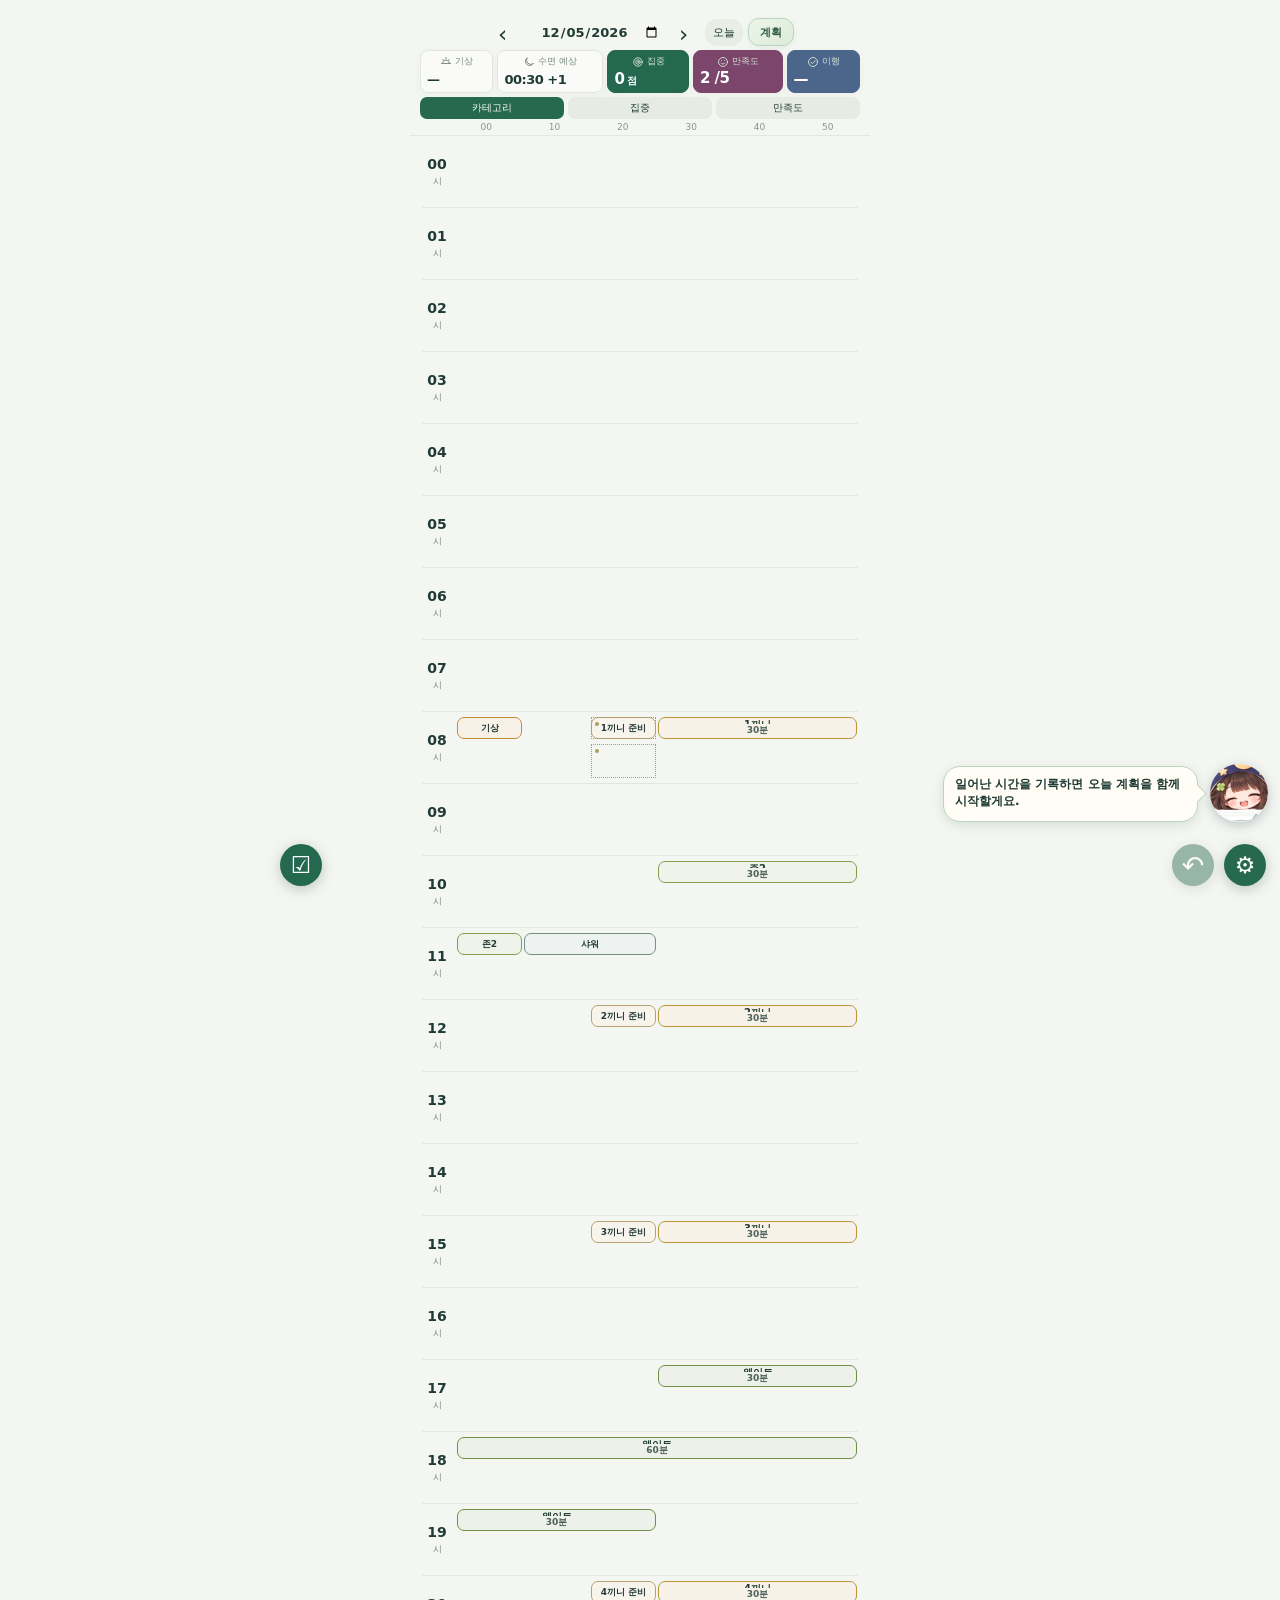
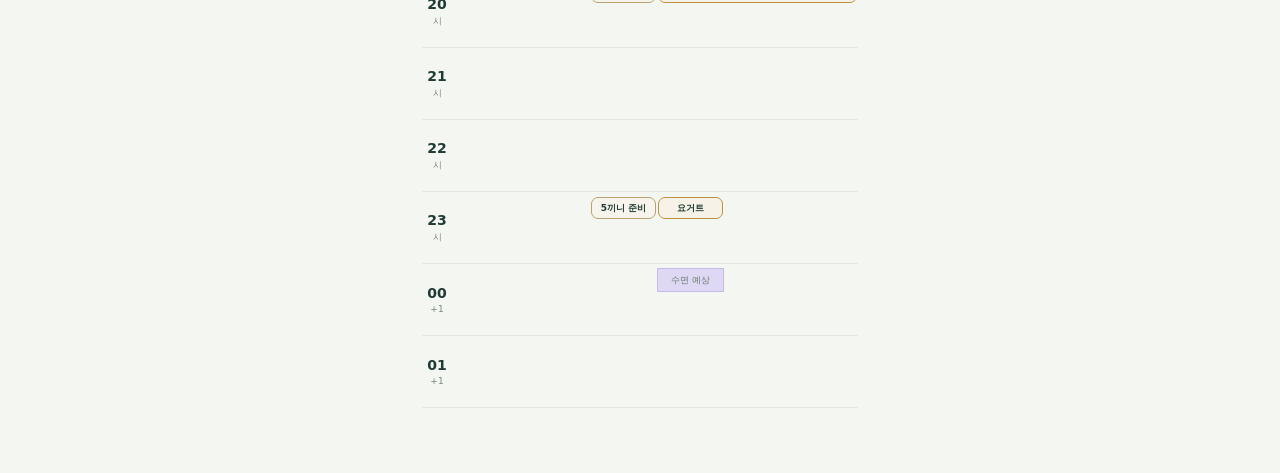
<file: mobile/index.html>
<!doctype html><html lang="ko"><head><meta charset="utf-8"><meta name="viewport" content="width=device-width, initial-scale=1, viewport-fit=cover"><meta name="theme-color" content="#f4f6f2"><title>Aiary</title><link rel="stylesheet" href="mobile.css"></head><body>
<header class="top"><div class="datebar"><button id="previous" aria-label="이전 날">‹</button><input id="date" type="date" aria-label="날짜"><button id="next" aria-label="다음 날">›</button><button id="today">오늘</button><button id="planOpen" class="plan-trigger" aria-label="계획 편집">계획</button></div><div class="overview"><div><span class="metric-label"><svg viewBox="0 0 24 24" aria-hidden="true" focusable="false"><path d="M3 15h18M5 15a7 7 0 0 1 14 0M12 3v3M5.6 6.6l2.1 2.1M18.4 6.6l-2.1 2.1"/></svg>기상</span><strong id="wake">—</strong></div><div><span class="metric-label"><svg viewBox="0 0 24 24" aria-hidden="true" focusable="false"><path d="M20.4 15.4A8.5 8.5 0 0 1 8.6 3.6a8.5 8.5 0 1 0 11.8 11.8Z"/></svg>수면 예상</span><strong id="sleep">—</strong></div><div class="scorecard focus-card"><span class="metric-label"><svg viewBox="0 0 24 24" aria-hidden="true" focusable="false"><circle cx="12" cy="12" r="8.5"/><circle cx="12" cy="12" r="4.5"/><circle cx="12" cy="12" r="1"/></svg>집중</span><strong id="total">0<span>점</span></strong></div><div class="scorecard satisfaction-card"><span class="metric-label"><svg viewBox="0 0 24 24" aria-hidden="true" focusable="false"><circle cx="12" cy="12" r="9"/><path d="M8 14s1.4 2 4 2 4-2 4-2M9 9h.01M15 9h.01"/></svg>만족도</span><strong id="satisfactionTotal">— /5</strong></div><div class="scorecard adherence-card" id="adherenceCard" role="button" tabindex="0" aria-label="이행도 상세"><span class="metric-label"><svg viewBox="0 0 24 24" aria-hidden="true" focusable="false"><circle cx="12" cy="12" r="9"/><path d="m7.5 12.2 3 3 6-6"/></svg>이행</span><strong id="adherenceTotal">—</strong></div></div><div class="color-tabs" role="tablist" aria-label="시간표 색상 보기"><button id="colorCategory" role="tab" aria-selected="true">카테고리</button><button id="colorFocus" role="tab" aria-selected="false">집중</button><button id="colorSatisfaction" role="tab" aria-selected="false">만족도</button></div><div id="colorLegend" class="color-legend">카테고리별 색상</div><div class="minutes"><span></span><span>00</span><span>10</span><span>20</span><span>30</span><span>40</span><span>50</span></div></header>
<div class="ara-stage"><aside id="araGuide" class="ara-guide" aria-live="polite" hidden></aside><button id="araAvatar" class="ara-avatar" type="button" aria-label="아라 안내" aria-controls="araGuide" aria-expanded="false"></button></div>
<main id="timeline" aria-label="계획과 실제 시간표"></main><p id="empty" class="empty">기상을 기록하고 오늘의 하루를 시작하세요.</p>
<button id="checklistToggle" class="checklist-toggle" aria-label="오늘 체크리스트" aria-expanded="false" aria-controls="checklistPanel">☑</button>
<aside id="checklistPanel" class="checklist-panel" aria-label="오늘 체크리스트" hidden><div class="checklist-heading"><strong>할 일 <small id="checklistSummary"></small></strong><button id="checklistClose" aria-label="체크리스트 닫기">×</button></div><div id="checklistItems"></div><button id="checklistAdd">＋ 할 일 추가</button></aside><div id="taskDragHint" role="status" hidden></div>
<div id="resizeHint" hidden></div><div id="toast" role="status"></div><span id="selectionText" class="sr-only" aria-live="polite"></span><span id="syncnote" class="sr-only" role="status"></span><button id="undo" class="undo-fab" aria-label="되돌리기 (Ctrl+Z)" title="되돌리기 (Ctrl+Z)" disabled>↶</button>
<button id="settings" class="settings-fab" aria-label="설정" title="설정">⚙<i hidden></i></button>
<nav id="blockMenu" class="block-menu" aria-label="선택한 시간 편집" hidden><button id="closeContext" class="context-close" aria-label="메뉴 닫기">×</button><div id="contextBody"></div></nav>
<div id="shade" hidden></div><section id="sheet" class="sheet" hidden aria-modal="true" role="dialog"><div class="sheet-grip"></div><div class="sheet-title"><h2 id="sheetTitle"></h2><button id="closeSheet" aria-label="닫기">×</button></div><div id="sheetBody"></div></section>
<script src="offline-core.js"></script><script src="mobile.js"></script></body></html>
</file>
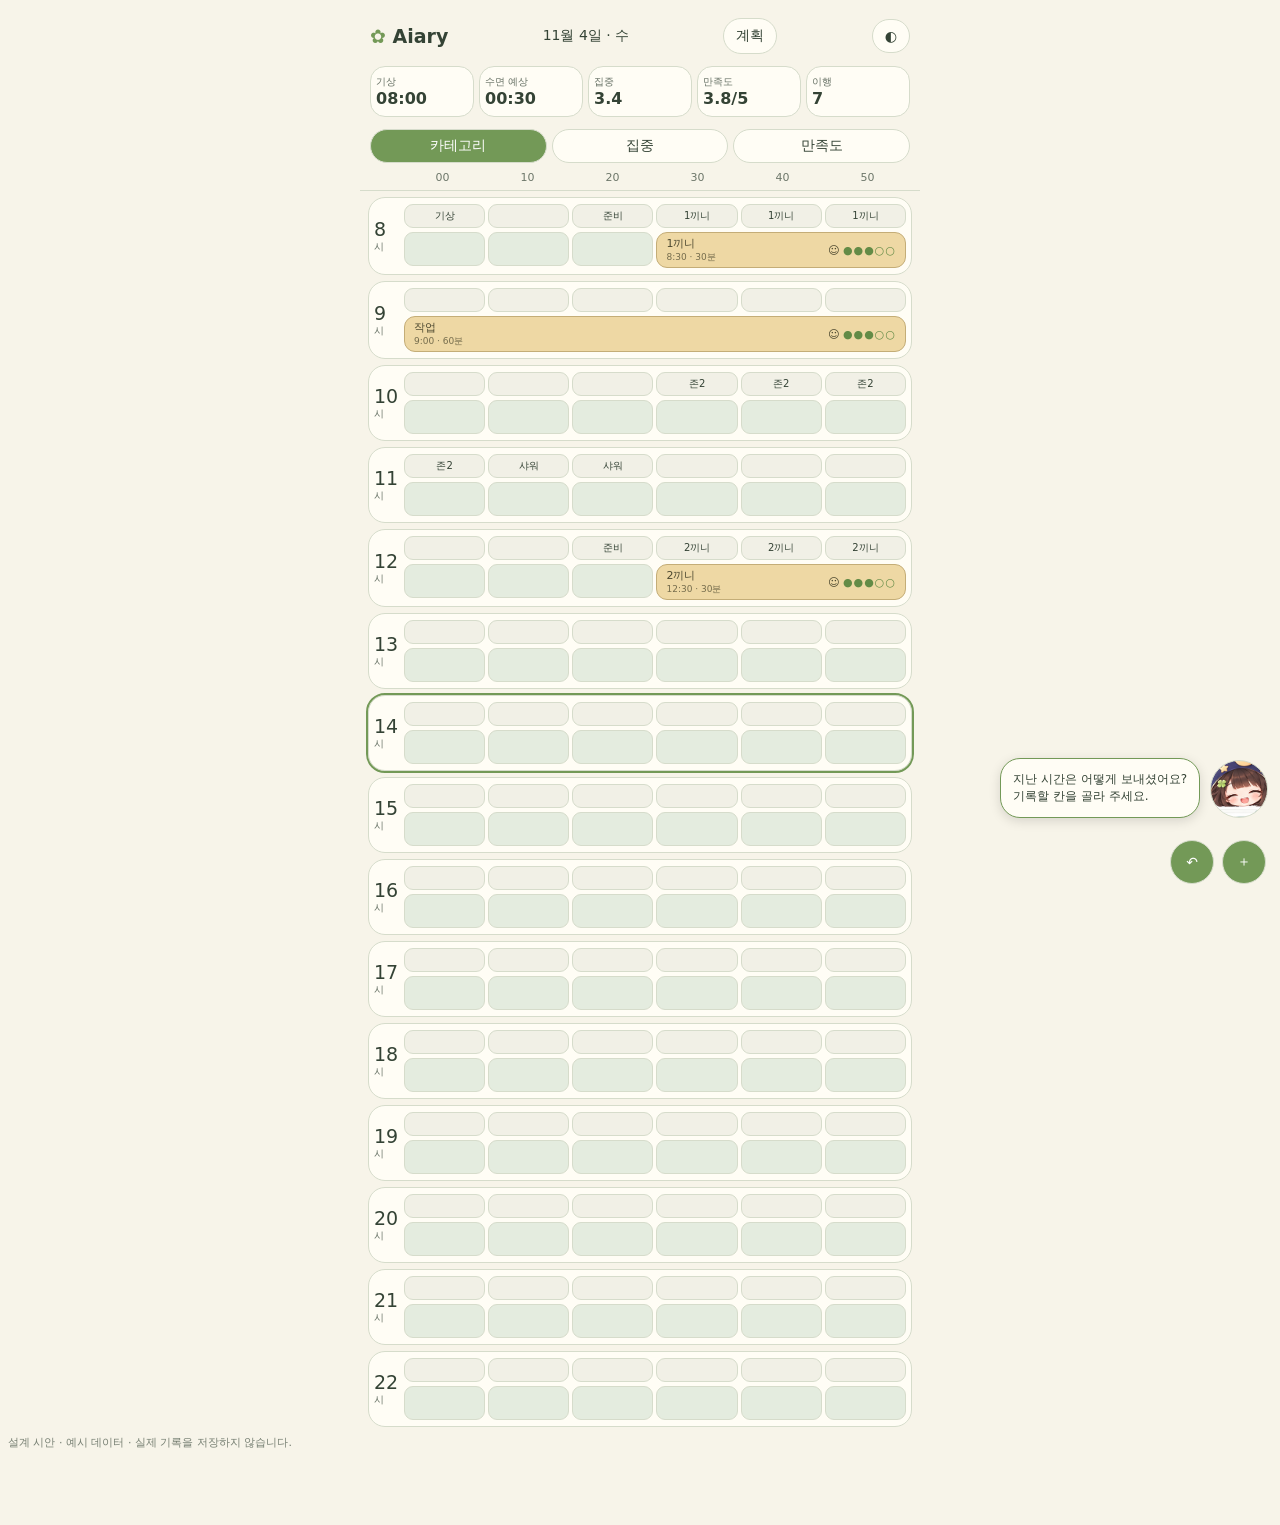
<file: docs/ui-redesign-preview.html>
<!doctype html><html lang="ko"><meta charset="utf-8"><meta name="viewport" content="width=device-width,initial-scale=1"><title>Aiary 화면·계획 시안</title><style>
:root{--bg:#f7f4e9;--ink:#344335;--surface:#fffdf5;--line:#d6dccb;--accent:#739957;--plan:#f1f0e6;--actual:#e4ecdf}*{box-sizing:border-box}body{margin:0;background:var(--bg);color:var(--ink);font:14px system-ui}body.dark{--bg:#111d17;--ink:#e5ecdf;--surface:#1d2d23;--line:#3e5340;--plan:#233025;--actual:#263e32}button,input,select{font:inherit;color:inherit}button{cursor:pointer;border:1px solid var(--line);background:var(--surface);border-radius:18px;padding:8px 12px}header{position:sticky;top:0;z-index:2;background:var(--bg);padding:18px 10px 6px;border-bottom:1px solid var(--line)}main,header{max-width:560px;margin:auto}.bar{display:flex;align-items:center;justify-content:space-between;gap:6px}.brand{font-weight:800;font-size:19px}.brand em{color:var(--accent);font-style:normal}.stats{display:grid;grid-template-columns:repeat(5,minmax(0,1fr));gap:5px;margin:12px 0}.stats div{padding:8px 5px;border:1px solid var(--line);border-radius:15px;background:var(--surface)}small{font-size:10px;opacity:.75;display:block}.stats strong{font-size:16px}.tabs{display:flex;gap:5px}.tabs button{flex:1;padding:7px}.tabs .active{background:var(--accent);color:white}.mins{display:grid;grid-template-columns:30px repeat(6,1fr);text-align:center;font-size:11px;opacity:.7;margin-top:8px}.hour{display:grid;grid-template-columns:30px 1fr;padding:6px 5px;margin:6px 8px;border:1px solid var(--line);border-radius:17px;background:var(--surface)}.time{font-size:19px;align-self:center}.lane{display:grid;grid-template-columns:repeat(6,minmax(0,1fr));gap:3px;position:relative}.lane+.lane{margin-top:4px}.cell{height:24px;border:1px solid var(--line);border-radius:9px;background:var(--plan);font-size:10px;display:flex;align-items:center;justify-content:center;overflow:hidden;white-space:nowrap}.actual .cell{height:34px;background:var(--actual)}.activity{grid-row:1;display:flex;align-items:center;justify-content:space-between;padding:3px 9px;background:#eed8a4;color:#4c482f;border:1px solid #c4ad77;border-radius:11px;font-size:11px}.activity small{font-size:9px}.gauge{letter-spacing:1px;color:#638b46}.now{outline:2px solid var(--accent)}footer{height:90px}.floating{position:fixed;right:12px;bottom:82px;display:flex;align-items:end;gap:10px;z-index:3}.face{width:58px;height:58px;padding:0;border-radius:50%;background-image:url('ui-assets/ara-sheet.png');background-size:567px 411px;background-position:-214px -296px}.bubble{max-width:230px;background:var(--surface);border:1px solid var(--accent);border-radius:20px;padding:12px;font-size:12px;box-shadow:0 3px 12px #0002}.bottom{position:fixed;bottom:16px;right:14px;display:flex;gap:8px}.bottom button{border-radius:50%;width:44px;height:44px;background:var(--accent);color:white}dialog{border:1px solid var(--line);border-radius:22px;background:var(--surface);color:var(--ink);width:min(440px,94vw);padding:20px}dialog::backdrop{background:#0007}label{display:block;margin:12px 0}input,select{width:100%;padding:10px;border-radius:10px;border:1px solid var(--line);background:var(--bg)}.note{font-size:11px;opacity:.65;margin:8px}.preview{color:var(--accent);font-size:11px}button:focus-visible{outline:3px solid var(--accent)}
</style><header><div class="bar"><span class="brand"><em>✿</em> Aiary</span><span>11월 4일 · 수</span><button onclick="planner.showModal()">계획</button><button aria-label="테마 전환" onclick="document.body.classList.toggle('dark')">◐</button></div><div class="stats"><div><small>기상</small><strong>08:00</strong></div><div><small>수면 예상</small><strong>00:30</strong></div><div><small>집중</small><strong>3.4</strong></div><div><small>만족도</small><strong>3.8/5</strong></div><div><small>이행</small><strong>7</strong></div></div><div class="tabs"><button class="active">카테고리</button><button>집중</button><button>만족도</button></div><div class="mins"><span></span><span>00</span><span>10</span><span>20</span><span>30</span><span>40</span><span>50</span></div></header><main id="timeline"></main><footer><p class="note">설계 시안 · 예시 데이터 · 실제 기록을 저장하지 않습니다.</p></footer><div class="floating"><div class="bubble" id="bubble">지난 시간은 어떻게 보내셨어요?<br>기록할 칸을 골라 주세요.</div><button class="face" aria-label="아라 말풍선 접기" onclick="bubble.hidden=!bubble.hidden"></button></div><div class="bottom"><button onclick="alert('실제 앱에서는 마지막 명령을 되돌립니다.')">↶</button><button onclick="planner.showModal()">＋</button></div><dialog id="planner"><div class="bar"><strong>오늘 계획</strong><button onclick="planner.close()">닫기</button></div><p class="preview">선택한 계획 칸에 활동을 추가하는 시안</p><label>활동<input id="activity" value="집중 학습"></label><label>카테고리<select><option>학습</option><option>작업</option><option>휴식</option></select></label><label>시작<select id="hour"></select></label><label>길이<select id="duration"><option value="2">20분</option><option value="3" selected>30분</option><option value="6">1시간</option></select></label><p class="note">실제 앱 연결 시 충돌과 이후 조정 내용을 먼저 보여주고 적용합니다. 저장·실행취소는 기존 엔진 명령을 사용합니다.</p><button onclick="addPlan()">시안에 적용</button></dialog><script>
const plans={8:['기상','','준비','1끼니','1끼니','1끼니'],10:['','','','존2','존2','존2'],11:['존2','샤워','샤워','','',''],12:['','','준비','2끼니','2끼니','2끼니']};
for(let h=8;h<23;h++){const row=document.createElement('section');row.className='hour'+(h===14?' now':'');row.innerHTML='<div class="time">'+h+'<small>시</small></div><div><div class="lane plan" id="plan'+h+'">'+Array.from({length:6},(_,i)=>'<div class="cell">'+(plans[h]?.[i]||'')+'</div>').join('')+'</div><div class="lane actual">'+Array.from({length:6},()=>'<div class="cell"></div>').join('')+'</div></div>';timeline.append(row);const o=document.createElement('option');o.value=h;o.textContent=h+':00';hour.append(o)}hour.value=14;
for(const [h,start,n,title]of [[8,3,3,'1끼니'],[9,0,6,'작업'],[12,3,3,'2끼니']]){const lane=document.querySelectorAll('.hour')[h-8].querySelector('.actual');lane.innerHTML='';for(let i=0;i<start;i++)lane.innerHTML+='<div class="cell"></div>';const b=document.createElement('div');b.className='activity';b.style.gridColumn=(start+1)+' / span '+n;b.innerHTML='<span>'+title+'<small>'+h+':'+(start*10).toString().padStart(2,'0')+' · '+n*10+'분</small></span><span>☺ <span class="gauge">●●●○○</span></span>';lane.append(b)}
function addPlan(){const lane=document.getElementById('plan'+hour.value);for(let i=0;i<Number(duration.value);i++){lane.children[i].textContent=activity.value||'활동';lane.children[i].style.background='var(--actual)'}planner.close()}
</script></html>
</file>
<file: mobile/mobile.css>
:root{--bg:#f4f6f2;--ink:#203b35;--muted:#75857d;--green:#246850;--line:#e2e8e1;--footer:124px;--top:240px}*{box-sizing:border-box;-webkit-tap-highlight-color:transparent}html{background:var(--bg);color:var(--ink);font-family:system-ui,-apple-system,'Segoe UI',sans-serif;overscroll-behavior-y:none}body{margin:0;padding-bottom:calc(var(--footer) + env(safe-area-inset-bottom));user-select:none;-webkit-user-select:none}button,input,select{font:inherit}button{cursor:pointer;border:0;color:inherit;background:transparent;touch-action:manipulation}button:active{transform:scale(.96)}button:disabled{opacity:.42}input{user-select:text;-webkit-user-select:text}button:focus-visible,input:focus-visible{outline:2px solid #4b9875;outline-offset:3px}.top{position:sticky;z-index:10;top:0;background:#f4f6f2f5;backdrop-filter:blur(18px);padding:calc(9px + env(safe-area-inset-top)) 12px 0;border-bottom:1px solid #e2e8e1}.brand{display:flex;align-items:center;gap:7px;height:34px}.brand-dot{background:#246850;width:10px;height:10px;border-radius:4px}.brand b{font-size:21px;letter-spacing:1px}.brand-sub{font-size:11px;color:var(--muted);font-weight:500}.connection{margin-left:auto;display:flex;align-items:center;gap:5px;background:#e7ece5;border-radius:30px;padding:7px 9px;font-size:10px;font-weight:650}.connection i{height:5px;width:5px;border-radius:50%;background:#92a394}.connection.live{background:#e4f0e4;color:#1d6347}.connection.live i{background:#3c9261}.connection.pending{background:#fff0d8;color:#8d6229}.datebar{display:flex;align-items:center;justify-content:center;gap:9px;margin:6px 0 12px}.datebar button{font-size:23px;width:32px;height:30px}.datebar #today{font-size:11px;background:#e8ede6;border-radius:12px;width:38px}.datebar input{border:0;background:none;width:139px;font-size:13px;font-weight:650;color:var(--ink);text-align:center}.overview{display:grid;grid-template-columns:1fr 1.1fr 1.2fr;gap:8px}.overview>div{padding:10px;border:1px solid #e0e7dc;border-radius:15px;background:#fff9}.overview span{display:block;font-size:9px;color:var(--muted);margin-bottom:3px}.overview strong{font-size:17px;letter-spacing:-.5px;font-weight:650}.overview .scorecard{background:var(--green);color:white;border-color:var(--green)}.scorecard span{color:#d5e5d7}.scorecard strong>span{display:inline;font-size:10px;margin-left:3px;color:#fff}.boardhead{margin-top:11px;display:flex;align-items:center;justify-content:space-between;height:27px;font-size:11px;font-weight:600}.boardhead button{font-size:10px;padding:5px 9px;border-radius:9px;background:#e6ece3;color:#60735f}.boardhead button[aria-pressed=true]{background:#28694f;color:white}.minutes{display:grid;grid-template-columns:32px repeat(6,minmax(0,1fr));gap:4px;padding:6px 0 8px;color:#879589;font-size:9px;text-align:center}.hour{margin:9px 10px 0;padding:7px 4px 8px 2px;background:#fff;border:1px solid #e6ebe3;border-radius:16px;box-shadow:0 2px 7px #2e403508;display:grid;grid-template-columns:34px 1fr;gap:0 3px}.hourtime{font-size:12px;font-weight:650;padding-top:10px;text-align:center}.hourtime small{display:block;font-size:8px;color:var(--muted);margin-top:3px;font-weight:400}.lanes{display:flex;flex-direction:column;gap:5px}.lane{display:grid;grid-template-columns:repeat(6,minmax(0,1fr));gap:4px;position:relative}.tile{border-radius:9px;min-width:0;height:44px;padding:4px 2px;position:relative;background:#f4f6f2;color:#687c6e;display:flex;flex-direction:column;align-items:center;justify-content:center;transition:transform .14s cubic-bezier(.2,.8,.3,1),background .15s,box-shadow .15s;touch-action:auto;overflow:hidden;border:1px solid #e9eee6}.lane.actual .tile{background:#edf1ec;border-color:#e3e9df}.tile span{font-size:9px;line-height:1.2;max-width:100%;text-align:center;overflow:hidden;text-overflow:ellipsis;display:-webkit-box;-webkit-line-clamp:2;-webkit-box-orient:vertical}.tile small{font-size:9px;font-weight:650;margin-top:2px}.tile::after{font-size:7px;color:#a1afa0;position:absolute;top:2px;left:4px}.lane.plan .tile:first-child::after{content:'계획'}.lane.actual .tile:first-child::after{content:'기록'}.tile.filled[data-category=식사]{background:#f5e6c5;border-color:#ecd8b0;color:#805c32}.tile.filled[data-category=작업]{background:#dfece2;border-color:#cee0d3;color:#355b44}.tile.filled[data-category=학습]{background:#e2eafa;border-color:#d2def1;color:#415984}.tile.filled[data-category=존2],.tile.filled[data-category=웨이트]{background:#e5ecd6;border-color:#d9e3c7;color:#576b32}.tile.filled[data-category=기상]{background:#f6ead9;color:#846039}.tile.filled[data-category=휴식]{background:#efe3ec;color:#765c72}.tile.sleep{background:#ded8f4!important;border-color:#c7bbeb!important;color:#67508d}.tile.night{filter:saturate(.7) brightness(.91);box-shadow:inset 0 0 0 1px #637a9820}.tile.selected{transform:translateY(-1px) scale(.97);border:2px solid #27765b!important;box-shadow:0 3px 7px #1f63452b;background:#cce9dc!important;color:#1e5840;animation:selectpop .16s}.tile.drag-source{opacity:.55}.tile.pressed{transform:scale(.9)}@keyframes selectpop{0%{transform:scale(.88)}100%{transform:scale(.97)}}.bottom{position:fixed;z-index:15;bottom:0;left:0;right:0;padding:8px 12px calc(7px + env(safe-area-inset-bottom));background:#f8faf6f5;backdrop-filter:blur(20px);border-top:1px solid #dce6da}.selectionline{display:flex;align-items:center;justify-content:space-between;font-size:10px;color:#627664;min-height:26px}.selectionline button{font-size:19px;color:#93a28f}.actions{display:grid;grid-template-columns:1.3fr 1fr .9fr 1fr;gap:6px}.actions button{padding:11px 3px;border-radius:12px;font-size:12px;font-weight:650;background:#e9eee5}.actions button:first-child{background:#246850;color:white}.actions #delete{color:#946c65}.syncnote{font-size:9px;color:#8b9b89;text-align:center;padding-top:7px;min-height:19px}.empty{text-align:center;padding:45px 22px;font-size:14px;color:#667b69;line-height:1.7}.empty small{font-size:11px;color:#8da18e}#toast{position:fixed;z-index:45;bottom:155px;left:50%;transform:translateX(-50%);max-width:90%;width:max-content;background:#203f35ed;color:white;border-radius:16px;padding:10px 14px;font-size:12px;opacity:0;pointer-events:none;transition:opacity .2s}#toast.show{opacity:1}#shade{position:fixed;inset:0;background:#233c3266;z-index:30;backdrop-filter:blur(2px)}.sheet{position:fixed;bottom:0;left:0;right:0;border-radius:24px 24px 0 0;background:#fcfdf9;z-index:40;padding:8px 18px calc(20px + env(safe-area-inset-bottom));box-shadow:0 -12px 50px #2033291f;max-height:85dvh;overflow:auto;animation:sheet .2s cubic-bezier(.2,.8,.3,1)}@keyframes sheet{from{transform:translateY(30px);opacity:.3}to{transform:translateY(0);opacity:1}}.sheet-grip{width:32px;height:4px;background:#d0dbca;border-radius:4px;margin:2px auto 12px}.sheet-title{display:flex;align-items:center;justify-content:space-between}.sheet-title h2{font-size:17px;margin:0 0 12px}.sheet-title button{font-size:24px;margin-bottom:10px;color:#8b9c84}.category-grid{display:grid;grid-template-columns:repeat(3,1fr);gap:8px}.category-grid button{border-radius:13px;background:#edf2e8;padding:15px 5px;font-size:13px;font-weight:600}.wide{width:100%;padding:13px;border-radius:13px;background:#246850;color:#fff;font-weight:650;margin-top:12px}.secondary{background:#e9eee4;color:#455e47}.form-label{display:block;font-size:11px;margin:13px 0 7px;color:#6c806b}.form-input{width:100%;border:1px solid #dce5d6;border-radius:13px;padding:12px;background:#fff;color:#27442d;user-select:text}.form-note{font-size:11px;color:#8a9c84;line-height:1.6;margin:10px 0}.score-input{text-align:center;font-size:32px;width:100%;padding:12px;border:1px solid #d5e1cd;border-radius:15px;background:white;user-select:text}.score-shortcuts{display:flex;gap:7px;margin-top:12px}.score-shortcuts button{flex:1;padding:10px;background:#eaf0e4;border-radius:12px}.conflict{padding:10px;background:#fff0d5;border-radius:12px;font-size:12px;line-height:1.6}.hint{color:#8ba183;font-size:10px;padding:10px;text-align:center}html[data-reduced=true] *{animation:none!important;transition:none!important}@media(prefers-reduced-motion:reduce){*{animation:none!important;transition:none!important}}@media(min-width:550px){body{max-width:460px;margin:auto}.top,.bottom,.sheet{max-width:460px;margin:auto}.bottom,.sheet{left:50%;transform:translateX(-50%)}.hour{margin-left:12px;margin-right:12px}}
/* Theme preferences remain on this device; timetable revisions are unchanged. */
.theme-toggle{margin-left:auto;border-radius:12px;background:#e7ece5;width:30px;height:30px;font-size:19px;line-height:1;padding:0;flex-shrink:0}.brand .connection{margin-left:0}
html[data-theme=dark]{color-scheme:dark;--bg:#101815;--ink:#deeadf;--muted:#9aafa0;--green:#347758;--line:#304035;background:var(--bg);color:var(--ink)}
html[data-theme=dark] .top,html[data-theme=dark] .bottom{background:#111c17f5;border-color:#304035}
html[data-theme=dark] .theme-toggle,html[data-theme=dark] .connection{background:#293a2e;color:#dbe8de}
html[data-theme=dark] .connection.live{background:#203f2d;color:#bfdfc7}html[data-theme=dark] .connection.pending{background:#4c3b23;color:#f3d6a7}
html[data-theme=dark] .datebar #today,html[data-theme=dark] .boardhead button{background:#283c2e;color:#d1e2d5}html[data-theme=dark] .boardhead button[aria-pressed=true]{background:#397b58;color:#fff}
html[data-theme=dark] .overview>div{background:#1b2b22;border-color:#304236}html[data-theme=dark] .overview .scorecard{background:#2e684d;border-color:#397b59}
html[data-theme=dark] .hour{background:#19251e;border-color:#2f4033;box-shadow:0 2px 7px #0003}
html[data-theme=dark] .tile{background:#233128;border-color:#314336;color:#b5c9ba}html[data-theme=dark] .lane.actual .tile{background:#1d2b22;border-color:#2b3d2f}
html[data-theme=dark] .tile.filled[data-category=식사]{background:#473820;border-color:#635034;color:#f0d4a3}
html[data-theme=dark] .tile.filled[data-category=작업]{background:#21442f;border-color:#365a3d;color:#c5e4cd}
html[data-theme=dark] .tile.filled[data-category=학습]{background:#263951;border-color:#3b5473;color:#d1e1ff}
html[data-theme=dark] .tile.filled[data-category=존2],html[data-theme=dark] .tile.filled[data-category=웨이트]{background:#344126;border-color:#4c5c3a;color:#dae7bc}
html[data-theme=dark] .tile.filled[data-category=기상]{background:#483823;border-color:#655137;color:#f0dbb7}html[data-theme=dark] .tile.filled[data-category=휴식]{background:#443046;border-color:#5d4761;color:#efd4ed}
html[data-theme=dark] .tile.night{filter:saturate(.75) brightness(.75);box-shadow:inset 0 0 0 1px #516c762a}
html[data-theme=dark] .tile.sleep{background:#44365d!important;border-color:#76628f!important;color:#e8dcff}
html[data-theme=dark] .tile.selected{background:#28533b!important;color:#d9f2df;border-color:#7ccba0!important;filter:none;box-shadow:0 3px 7px #0004}
html[data-theme=dark] .minutes,html[data-theme=dark] .tile::after{color:#9aad9d}html[data-theme=dark] .selectionline,html[data-theme=dark] .syncnote,html[data-theme=dark] .empty,html[data-theme=dark] .form-label,html[data-theme=dark] .form-note{color:#a4baa9}
html[data-theme=dark] .actions button{background:#2b3e30;color:#e0ece3}html[data-theme=dark] .actions button:first-child{background:#347557;color:#fff}html[data-theme=dark] .actions #delete{color:#efb6ac}
html[data-theme=dark] .sheet{background:#1b2b21;box-shadow:0 -12px 50px #0005}html[data-theme=dark] .sheet-grip{background:#536c57}html[data-theme=dark] #shade{background:#0009}
html[data-theme=dark] .category-grid button,html[data-theme=dark] .secondary,html[data-theme=dark] .score-shortcuts button{background:#2b4030;color:#dcebe0}
html[data-theme=dark] .form-input,html[data-theme=dark] .score-input{background:#131f18;color:#e3eee6;border-color:#3e5744}html[data-theme=dark] .conflict{background:#4c3921;color:#f2d8aa}
html[data-theme=dark] #toast{background:#cce3d1;color:#162d1e}

.boardhead #adjustments{margin-left:auto;margin-right:5px}.boardhead #adjustments[data-warning=true]{background:#f3dfb7;color:#845c25}html[data-theme=dark] .boardhead #adjustments[data-warning=true]{background:#514025;color:#f4d5a2}

/* Now is independent of selection and changes no records. */
.tile.now{outline:1px dotted #b09a65;outline-offset:-5px}.tile.now::after{content:"";position:absolute;right:5px;top:5px;width:4px;height:4px;background:#b09a65;border-radius:50%;pointer-events:none}
html[data-theme=dark] .tile.now{outline-color:#ad9b69}

.assignment-tabs{display:flex;gap:8px;margin-bottom:12px}.assignment-tabs button{flex:1;padding:12px;border-radius:12px;background:#eaf0e4;font-weight:650}.assignment-tabs button[aria-selected=true]{background:#27694f;color:white}.assignment-pages{position:relative;max-height:min(340px,48vh);overflow-y:auto;scroll-snap-type:y mandatory;overscroll-behavior:contain;touch-action:pan-y;scroll-behavior:smooth}.assignment-page{min-height:290px;scroll-snap-align:start;padding:4px 1px 14px}.score-grid{display:grid;grid-template-columns:repeat(3,1fr);gap:10px}.score-choice{border-radius:16px;min-height:74px;font-size:26px;font-weight:700;background:#eaf0e4;color:#244536}.score-choice[aria-pressed=true]{box-shadow:inset 0 0 0 2px #47916b;background:#d8e9d7}html[data-theme=dark] .assignment-tabs button,html[data-theme=dark] .score-choice{background:#2b4030;color:#e0ece0}html[data-theme=dark] .assignment-tabs button[aria-selected=true]{background:#397b58}html[data-theme=dark] .score-choice[aria-pressed=true]{background:#234735}

/* Editable blocks and one-tap score maps. */
.scorecard #satisfactionTotal{display:block;font-size:10px;margin-top:5px;color:#e0eee1}.color-tabs{display:flex;gap:5px;padding-top:6px}.color-tabs button{flex:1;border-radius:10px;padding:8px 5px;background:#e6ece3;font-size:11px}.color-tabs button[aria-selected=true]{background:#27694f;color:white}.color-legend{font-size:9px;color:var(--muted);padding-top:5px;min-height:16px}.tile.colored{background:var(--tile-fill)!important;color:var(--tile-ink)!important}.tile.selected.colored{background:var(--tile-fill)!important}.tile:has(.resize-handle){overflow:visible;z-index:2}.resize-handle{position:absolute;z-index:4;top:0;height:44px;width:18px;touch-action:none;cursor:ew-resize}.resize-handle.start{left:-4px}.resize-handle.end{right:-4px}.resize-handle.single{width:12px}.resize-handle::before{content:'';position:absolute;width:5px;height:23px;top:10px;left:6px;border-radius:5px;background:#75b38e;border:1px solid #21634a;box-shadow:0 0 0 2px #fcfdf9}.resize-handle.single::before{left:3px}#resizeHint{position:fixed;z-index:26;left:50%;top:45%;transform:translateX(-50%);background:#183c30ed;color:white;padding:12px 18px;border-radius:14px;font-size:14px;pointer-events:none}.length-grid{display:grid;grid-template-columns:1fr 1fr;gap:10px}.length-grid button{padding:16px 5px;border-radius:12px;background:#e3ebdf}.assignment-page{min-height:310px}.assignment-tabs{gap:5px}.assignment-tabs button{font-size:12px;padding:12px 3px}.form-input[type=color]{height:48px;padding:4px}.assignment-pages{scroll-padding-top:0}html[data-theme=dark] .color-tabs button,html[data-theme=dark] .length-grid button{background:#2b4030;color:#e0ece0}html[data-theme=dark] .color-tabs button[aria-selected=true]{background:#397b58}.tile.colored.night{filter:saturate(.85) brightness(.92)}

html[data-theme] .tile.colored,html[data-theme] .tile.selected.colored{background:var(--tile-fill)!important;color:var(--tile-ink)!important}html[data-color-view=focus] .lane.plan .tile.filled,html[data-color-view=satisfaction] .lane.plan .tile.filled{background:#edf1ee!important;color:#6e7b72!important}html[data-theme=dark][data-color-view=focus] .lane.plan .tile.filled,html[data-theme=dark][data-color-view=satisfaction] .lane.plan .tile.filled{background:#24342a!important;color:#b4c5b9!important}

.notion-preview{white-space:pre-wrap;overflow-wrap:anywhere;max-height:260px;overflow:auto;font:13px/1.6 system-ui;padding:12px;background:var(--soft,#e3e9e2);color:inherit;border-radius:10px}.form-note{white-space:pre-line}textarea.form-input{min-height:120px}

[data-theme="dark"] .notion-preview{background:#24382e}

/* Keep the touched handle mounted throughout resizing; wider edge targets. */
.resize-handle{width:28px!important;max-width:none!important;min-width:28px;user-select:none;-webkit-user-select:none}.resize-handle.start{left:-8px}.resize-handle.end{right:-8px}.resize-handle::before{left:11px}.resize-handle.single{width:20px!important;min-width:20px}.resize-handle.single::before{left:7px}

/* Compact timetable: plan is a slim reference, actual has room for a score. */
:root{--footer:0px}body{padding-bottom:65px}.top{padding:5px 10px 0}.brand{height:27px}.brand b{font-size:18px}.brand-sub{font-size:10px}.connection{padding:5px 8px;font-size:10px}.theme-toggle{width:30px;height:27px;padding:2px}.datebar{margin:3px 0 5px;gap:5px}.datebar button{height:27px;padding:2px 9px}.datebar input{font-size:13px;padding:3px;height:27px}.overview{padding:5px 9px;border-radius:10px;gap:8px}.overview>div>span{font-size:9px}.overview strong{font-size:15px;margin-top:1px}.overview .scorecard{padding:3px 9px;border-radius:8px}.scorecard #satisfactionTotal{font-size:9px;margin-top:1px}.boardhead{height:25px;margin:3px 0 0;font-size:10px}.boardhead button{font-size:10px;padding:4px 7px}.color-tabs{padding-top:2px;gap:4px}.color-tabs button{padding:5px;font-size:10px;border-radius:7px}.color-legend{display:none}.minutes{padding-top:5px;padding-bottom:4px;font-size:9px;grid-template-columns:30px repeat(6,1fr)}
.hour{margin:4px 8px 0;padding:4px 3px 4px 1px;grid-template-columns:30px minmax(0,1fr);border-radius:10px}.hourtime{font-size:14px}.hourtime small{font-size:9px}.lanes{gap:3px}.lane{gap:3px}.tile{height:36px;min-height:0;padding:3px 2px;border-radius:6px}.tile>span{font-size:10px;line-height:12px;-webkit-line-clamp:1}.tile small{font-size:10px;line-height:11px;margin-top:2px}.lane.plan .tile{height:23px;padding:4px 2px}.lane.plan .tile small{display:none}.lane.plan .tile>span{font-size:9px;line-height:13px;white-space:nowrap;overflow:hidden;text-overflow:ellipsis;display:block}.resize-handle{height:100%}.resize-handle::before{top:50%;transform:translateY(-50%);height:18px}.lane.plan .resize-handle::before{height:11px}.tile.now{outline-offset:-3px}
.sr-only{position:absolute;width:1px;height:1px;padding:0;margin:-1px;overflow:hidden;clip:rect(0,0,0,0);white-space:nowrap;border:0}.undo-fab{position:fixed;right:14px;bottom:calc(14px + env(safe-area-inset-bottom));width:44px;height:44px;border-radius:50%;background:#27694f;color:white;font-size:27px;line-height:1;z-index:18;box-shadow:0 3px 13px #173c3540}.undo-fab:disabled{opacity:.45}#toast{bottom:72px}
.block-menu{position:fixed;width:254px;max-width:calc(100vw - 16px);max-height:calc(100dvh - 24px);overflow-y:auto;overscroll-behavior:contain;z-index:29;padding:5px;background:#fcfdf9;color:#203b35;border:1px solid #cfd9cd;border-radius:13px;box-shadow:0 8px 28px #162c3440;animation:context-pop .12s ease-out;touch-action:pan-y}.context-heading{display:flex;align-items:center;padding:2px 5px 5px;gap:4px;font-size:10px;color:#667c6e}.context-heading span{flex:1}.context-heading button{width:30px;height:28px;border-radius:7px;font-size:20px;background:transparent;color:inherit}.context-item{display:block;width:100%;text-align:left;padding:11px 12px;background:transparent;color:inherit;border-radius:8px;font-size:13px}.context-item:hover,.context-item:focus-visible{background:#e7eee3}.context-item:disabled{opacity:.4}.context-item.danger{color:#a73b35}.context-secondary{display:flex;border-top:1px solid #dae2d7;margin-top:3px;padding-top:3px}.context-secondary .context-item{font-size:11px;text-align:center;padding:9px 3px}.context-grid{display:grid;grid-template-columns:repeat(3,1fr);gap:4px;padding:3px}.context-grid button{min-height:38px;padding:6px 3px;border-radius:7px;background:#e9efe5;color:inherit;font-size:11px}.context-scores{display:grid;grid-template-columns:repeat(6,1fr);gap:4px;padding:3px}.context-scores button{height:36px;border-radius:7px;background:#e9efe5;color:inherit;font-size:16px;font-weight:650}.context-scores button[aria-pressed=true]{box-shadow:inset 0 0 0 2px #438064;background:#d8e9d7}.context-label{font-size:10px;color:#667c6e;margin:8px 6px 3px}.context-back{font-size:11px;padding:7px 10px}.block-menu button{touch-action:manipulation}
html[data-theme=dark] .block-menu{background:#1b2b21;color:#e0ece3;border-color:#405847}html[data-theme=dark] .context-heading,html[data-theme=dark] .context-label{color:#a4baa9}html[data-theme=dark] .context-grid button,html[data-theme=dark] .context-scores button,html[data-theme=dark] .context-item:hover{background:#2b4030}html[data-theme=dark] .context-scores button[aria-pressed=true]{background:#335a42}html[data-theme=dark] .context-item.danger{color:#f0aca2}html[data-theme=dark] .context-secondary{border-color:#405847}html[data-theme=dark] .undo-fab{background:#397b58}
@keyframes context-pop{from{opacity:0;transform:translateY(3px) scale(.98)}to{opacity:1;transform:none}}@media(prefers-reduced-motion:reduce){.block-menu{animation:none}}
.datebar #today{padding:0;white-space:nowrap}.overview{padding:0}.overview>div{padding:5px 8px;border-radius:10px}.overview span{margin-bottom:1px}.lane .tile:first-child::after{display:none}.top{padding-top:calc(5px + env(safe-area-inset-top))}

/* Header-free controls and an even denser day. */
.top{padding:calc(7px + env(safe-area-inset-top)) 10px 0}.datebar{margin:0 0 4px}.overview{grid-template-columns:1fr 1.15fr 1fr 1fr 1fr;gap:4px}.overview>div,.overview .scorecard{padding:4px 6px;border-radius:8px}.overview strong{font-size:13px;white-space:nowrap}.overview .scorecard strong{font-size:15px}.scorecard #satisfactionTotal{font-size:15px;margin:0;color:inherit}.overview .satisfaction-card{background:#7b456c;border-color:#7b456c}.color-tabs{padding-top:4px}.color-tabs button{padding:4px}.minutes{padding-top:3px;padding-bottom:3px}.hour{margin-top:3px;padding-top:3px;padding-bottom:3px}.lanes{gap:2px}.tile{height:32px;padding:2px}.lane.plan .tile{height:21px;padding:3px 2px}.tile>span{font-size:9px;line-height:11px}.tile small{font-size:9px;line-height:10px;margin-top:1px}.resize-handle::before{height:16px}.lane.plan .resize-handle::before{height:10px}
.undo-fab{right:66px;width:42px;height:42px}.settings-fab{position:fixed;right:14px;bottom:calc(14px + env(safe-area-inset-bottom));width:42px;height:42px;border-radius:50%;background:#27694f;color:white;font-size:23px;z-index:18;box-shadow:0 3px 13px #173c3540}.settings-fab i{position:absolute;right:2px;top:2px;width:9px;height:9px;border:2px solid #fff;border-radius:50%;background:#df9b42}.settings-fab[data-warning=true] i{background:#e2a348}html[data-theme=dark] .settings-fab{background:#397b58}
.block-menu{width:234px;padding:4px;border-radius:11px}.context-close{position:absolute;right:5px;top:5px;height:30px;width:30px;border-radius:7px;background:transparent;color:var(--muted);font-size:21px}.block-menu #contextBody>.context-item:first-child{padding-right:38px}.context-item{padding:9px 10px;font-size:12px}.context-secondary .context-item{padding:8px 3px}.context-back{padding:8px 10px}.context-scores button{height:34px}.context-label{margin-top:5px}.settings-status{font-size:12px;line-height:1.7;margin:0 0 8px;white-space:pre-line}.settings-options{display:flex;gap:6px}.settings-options button{flex:1;font-size:12px;padding:11px 5px}.settings-link{margin-top:6px}.settings-connection{border-top:1px solid var(--line);margin-top:12px;padding-top:8px}

/* Keep the status-bar area empty, including WebViews without safe-area values. */
.top{padding-top:calc(18px + env(safe-area-inset-top))}

/* Plan stays quiet; actual has a cooler empty base and clearer outlines. */
html[data-theme] .lane.plan .tile{background:#f7f7f5;border-color:#e5e7e3;color:#68786d}
html[data-theme] .lane.actual .tile{background:#eaf1f7;border-color:#becdd7;color:#294654}
html[data-theme] .lane.plan .tile.filled{border-color:#e0e5dd}
html[data-theme] .lane.actual .tile.filled{border-color:#9dafbc}
html[data-theme=dark] .lane.plan .tile{background:#202720;border-color:#303b31;color:#a6b6aa}
html[data-theme=dark] .lane.actual .tile{background:#1d2d3a;border-color:#435b6d;color:#d1e2ec}
html[data-theme=dark] .lane.plan .tile.filled{border-color:#39463b}
html[data-theme=dark] .lane.actual .tile.filled{border-color:#61756f}
/* Selected and sleep borders keep their separate interaction/meaning. */
html[data-theme] .lane .tile.selected{border-color:#27765b!important}
html[data-theme=dark] .lane .tile.selected{border-color:#7ccba0!important}

.pastel-palette{display:grid;grid-template-columns:repeat(6,1fr);gap:8px;margin-top:12px}.pastel-swatch{height:36px;border-radius:10px;border:2px solid transparent}.pastel-swatch[aria-pressed=true]{border-color:#27694f;box-shadow:0 0 0 2px #fff8}.danger-button{background:#f5dcd8;color:#8e3933}html[data-theme=dark] .danger-button{background:#51312d;color:#f0b7af}

.task-row{display:flex;gap:10px;align-items:center;padding:12px 4px;border-bottom:1px solid var(--line);font-size:13px}.task-row input{width:20px;height:20px;accent-color:#27694f}

.notion-page-list{display:block;max-height:240px;overflow-y:auto;overscroll-behavior:contain}.notion-page-row{display:grid;grid-template-columns:minmax(0,1fr) 44px;gap:6px;margin:6px 0}.notion-page-row button{min-height:42px;margin:0;white-space:normal;overflow-wrap:anywhere}.notion-page-row button:first-child{text-align:left}

#sheetBody [hidden]{display:none!important}

.category-choice{display:flex!important;align-items:center;gap:8px;text-align:left!important}.category-dot{display:inline-block;width:17px;height:17px;flex:0 0 17px;border-radius:6px;border:1px solid #0002;box-shadow:inset 0 0 0 1px #fff3}.category-choice span:last-child{overflow-wrap:anywhere;min-width:0}html[data-theme=dark] .category-dot{border-color:#fff5}
.settings-group{padding:8px 0 12px;border-bottom:1px solid var(--line)}.settings-group:last-child{border-bottom:0}.settings-group h3{font-size:13px;color:var(--muted);margin:8px 0}.settings-group .settings-link{margin:4px 0;min-height:42px;text-align:left}.settings-group .settings-status{font-size:12px;margin:4px 0 8px}.permission-card{position:relative;padding:12px;margin:10px 0;border:1px solid var(--line);border-radius:12px}.permission-card h3{font-size:14px;margin:0 0 7px}.permission-card .form-note{font-size:12px;margin:8px 0}.permission-status{font-size:12px;color:var(--muted)}

/* Keep the three scores on the existing compact overview row. */
.overview{grid-template-columns:.9fr 1.3fr 1fr 1.1fr .9fr}.overview .adherence-card{background:#4c658b;border-color:#4c658b;cursor:pointer}.adherence-card:focus-visible{outline:2px solid var(--ink);outline-offset:2px}.adherence-action{padding:9px 0;border-bottom:1px solid var(--line);font-size:12px;line-height:1.7}

/* Focus · satisfaction · adherence, with the existing actual-row height. */
.lane.actual .tile small.cell-ratings{font-size:8.5px;line-height:10px;letter-spacing:-.15px;white-space:nowrap;font-variant-numeric:tabular-nums;max-width:100%;overflow:hidden;text-overflow:ellipsis}

/* Checklist stays beside the timetable and folds away only while recording. */
.checklist-toggle{position:fixed;left:14px;bottom:calc(14px + env(safe-area-inset-bottom));width:42px;height:42px;border-radius:50%;background:var(--green);color:#fff;font-size:23px;z-index:18;box-shadow:0 3px 13px #173c3540}
.checklist-panel{position:fixed;right:8px;top:150px;bottom:calc(72px + env(safe-area-inset-bottom));width:clamp(142px,39vw,250px);z-index:22;display:flex;flex-direction:column;border:1px solid var(--line);border-radius:14px;background:var(--bg);color:var(--ink);box-shadow:0 5px 22px #122c342b;transition:transform .15s ease;overflow:hidden}
.checklist-panel[hidden],#taskDragHint[hidden]{display:none!important}.checklist-heading{display:flex;align-items:center;justify-content:space-between;padding:8px 10px;font-size:12px;border-bottom:1px solid var(--line)}.checklist-heading small{color:var(--muted);font-weight:400}.checklist-heading button{font-size:23px;min-width:30px;min-height:32px;color:var(--muted)}
#checklistItems{flex:1;overflow-y:auto;overscroll-behavior:contain;padding:3px 6px;touch-action:pan-y}.checklist-row{display:flex;align-items:center;gap:5px;border-bottom:1px solid var(--line);padding:7px 0}.checklist-row input,.task-completion input{width:21px;height:21px;flex:0 0 21px;accent-color:var(--green)}.task-drag{flex:1;min-width:0;text-align:left;border-left:4px solid transparent;padding:4px 5px;font-size:12px;line-height:1.5;overflow-wrap:anywhere;cursor:grab;touch-action:pan-y;user-select:none}.task-drag small{display:block;font-size:10px;color:var(--muted)}.task-drag.done{text-decoration:line-through;opacity:.6}.task-more{font-size:20px;width:25px;min-height:36px;color:var(--muted)}#checklistAdd{padding:12px 5px;font-size:12px;color:var(--ink);border-top:1px solid var(--line)}
html[data-task-dragging=true] .checklist-panel{transform:translateX(110%);pointer-events:none}#taskDragHint{position:fixed;left:50%;bottom:76px;transform:translateX(-50%);max-width:85vw;border-radius:10px;padding:8px 12px;font-size:12px;color:#fff;background:#255c48;z-index:25;pointer-events:none}.task-completion{display:flex;align-items:center;gap:9px;padding:10px 6px;border-top:1px solid var(--line);font-size:12px}.task-completion span{overflow-wrap:anywhere;min-width:0}.task-choice{border-left:4px solid transparent;margin:3px 0}
@media(min-width:800px){html[data-checklist=true] body{max-width:720px;padding-right:250px}.checklist-panel{right:max(12px,calc((100vw - 720px)/2));width:240px}.checklist-toggle{left:max(14px,calc((100vw - 720px)/2))}}
@media(prefers-reduced-motion:reduce){.checklist-panel{transition:none}}

html[data-onboarding=true] .sheet{inset:0;max-height:100%;height:100dvh;border-radius:0;padding:calc(env(safe-area-inset-top) + 18px) 22px calc(env(safe-area-inset-bottom) + 22px);box-sizing:border-box;max-width:560px;margin:auto;overflow-y:auto}html[data-onboarding=true] .sheet-grip{display:none}html[data-onboarding=true] .sheet-title{margin-bottom:10px}html[data-onboarding=true] #closeSheet{visibility:hidden}.onboarding-progress{color:var(--muted);font-size:12px}.onboarding-title{font-size:clamp(25px,7vw,36px);line-height:1.35;white-space:pre-line;letter-spacing:-1px;margin:18px 0}.onboarding-note{color:var(--muted);font-size:14px;line-height:1.7;margin-bottom:24px}.onboarding-choices{display:grid;gap:10px}.onboarding-choice{display:block;width:100%;text-align:left;padding:14px 16px;border:1px solid var(--line);border-radius:14px;color:var(--ink);background:var(--bg);font-size:16px;font-weight:600;min-height:64px}.onboarding-choice small{display:block;font-size:12px;color:var(--muted);margin-top:6px;font-weight:400;line-height:1.5}.onboarding-choice[aria-pressed=true]{border:2px solid var(--green);padding:13px 15px;background:color-mix(in srgb,var(--green) 9%,var(--bg))}.onboarding-actions{display:flex;gap:10px;margin-top:26px}.onboarding-actions button{min-height:48px;border-radius:12px}.onboarding-plan{padding:8px 16px;border:1px solid var(--line);border-radius:16px}.onboarding-plan div{display:flex;align-items:center;gap:10px;font-size:14px;padding:12px 0;border-bottom:1px solid var(--line)}.onboarding-plan div:last-child{border-bottom:0}.onboarding-plan i{width:10px;height:10px;border-radius:4px;flex-shrink:0}

.ara-avatar{display:block;width:34px;height:34px;flex:0 0 34px;margin-left:2px;border-radius:50%;background-color:#fff;background-repeat:no-repeat}.ara-guide{display:flex;align-items:center;gap:9px;margin:6px 10px 0;padding:7px 9px;background:#eaf2e9;border:1px solid #dbe8d9;border-radius:13px;box-shadow:0 2px 7px #2e403508}.ara-guide[hidden]{display:none}.ara-guide-face{display:block;width:42px;height:42px;flex:0 0 42px;border-radius:50%;background-color:#fff;background-repeat:no-repeat}.ara-guide-copy{min-width:0;flex:1}.ara-guide-copy p{margin:0;font-size:11px;line-height:1.45}.ara-guide-actions{display:flex;gap:6px;margin-top:5px}.ara-guide-action{padding:4px 8px;border-radius:8px;background:#dbe9db;font-size:10px;font-weight:650}.ara-guide-action:first-child{background:#28694f;color:#fff}.tile.ara-draft{opacity:.44!important;border:1px dashed #27694f!important;background:#d9e9d9!important;color:#244d36!important;animation:ara-pulse 1.6s ease-in-out infinite alternate}.tile.ara-previous{opacity:.25!important;border:1px dashed #718578!important;background:transparent!important;color:#66786b!important}.lane.actual .tile.ara-previous{display:none}@keyframes ara-pulse{from{filter:saturate(.7)}to{filter:saturate(1.3)}}html[data-theme=dark] .ara-guide{background:#1d3024;border-color:#344a38}html[data-theme=dark] .ara-guide-action{background:#2b4030;color:#dce8dd}html[data-theme=dark] .ara-guide-action:first-child{background:#397b58;color:#fff}html[data-theme=dark] .tile.ara-draft{background:#294330!important;color:#e1eee2!important;border-color:#78a785!important}html[data-theme=dark] .tile.ara-previous{color:#a9b8ac!important;border-color:#607065!important}

/* Adjacent actual time cells form one visual activity block. */
.lane.actual{gap:0}
.lane.actual .tile.activity-block{border-radius:0;border-left-color:transparent;border-right-color:transparent}
.lane.actual .tile.activity-block-start{border-top-left-radius:8px;border-bottom-left-radius:8px;border-left-color:#ffffff75}
.lane.actual .tile.activity-block-end{border-top-right-radius:8px;border-bottom-right-radius:8px;border-right-color:#ffffff75}
.lane.actual .tile.activity-block-start.activity-block-end{border-radius:8px}
.actual-block-overlay{position:absolute;inset:0;display:grid;grid-template-columns:repeat(6,minmax(0,1fr));pointer-events:none;z-index:1}
.actual-block-content{grid-row:1;min-width:0;overflow:hidden;display:flex;flex-direction:column;align-items:center;justify-content:center;gap:1px;padding:1px 2px;text-align:center;color:var(--tile-ink,#355b44);font-variant-numeric:tabular-nums}
.actual-block-title{max-width:100%;overflow:hidden;text-overflow:ellipsis;white-space:nowrap;font-size:8px;line-height:10px;font-weight:700}
.actual-block-info{display:flex;align-items:center;justify-content:center;gap:2px;width:100%;min-width:0;height:9px;line-height:9px}
.actual-block-content.compact .actual-block-title{font-size:7px;line-height:9px}
.focus-gauge{display:inline-flex;align-items:center;gap:1px;flex:0 0 auto;height:6px}
.focus-gauge i{display:block;width:2.5px;height:5px;border-radius:2px;background:currentColor;opacity:.2}
.focus-gauge i.filled{opacity:.95}
.satisfaction-face{position:relative;display:inline-block;flex:0 0 9px;width:9px;height:9px;border:1px solid currentColor;border-radius:50%;opacity:.95}
.satisfaction-face::before{content:"";position:absolute;left:1.5px;top:2px;width:1.5px;height:1.5px;border-radius:50%;background:currentColor;box-shadow:3px 0 currentColor}
.satisfaction-face::after{content:"";position:absolute;left:1.5px;top:5px;width:4px;height:2px;border-bottom:1px solid currentColor;border-radius:0 0 5px 5px}
.satisfaction-face[data-score="0"]::after,.satisfaction-face[data-score="1"]::after{top:6px;border-bottom:0;border-top:1px solid currentColor;border-radius:5px 5px 0 0}
.satisfaction-face[data-score="2"]::after{top:6px;height:0;border:0;border-top:1px solid currentColor;border-radius:0}
.satisfaction-face[data-score="4"]::after,.satisfaction-face[data-score="5"]::after{height:3px}
.adherence-compare{position:relative;display:block;flex:1 1 12px;min-width:6px;max-width:32px;height:7px;overflow:hidden}
.adherence-plan,.adherence-actual{position:absolute;display:block;min-width:2px;height:3px;box-sizing:border-box}
.adherence-plan{top:0;border:1px dashed currentColor;border-radius:2px;opacity:.8}
.adherence-actual{bottom:0;border-radius:2px;background:currentColor;opacity:.95}

/* Ara floats above the timetable without taking layout space. */
.ara-stage{position:fixed;right:12px;bottom:calc(78px + env(safe-area-inset-bottom));z-index:17;display:flex;align-items:flex-end;justify-content:flex-end;gap:9px;width:max-content;max-width:calc(100vw - 24px);pointer-events:none}
.ara-avatar{display:block;width:58px;height:58px;flex:0 0 58px;margin:0;padding:0;border:0;border-radius:50%;background-color:transparent;box-shadow:0 3px 12px #162e3540;pointer-events:auto;touch-action:manipulation}
.ara-guide{position:relative;display:block;flex:0 1 auto;min-width:170px;max-width:min(255px,calc(100vw - 93px));min-height:56px;margin:0 3px 0 0;padding:9px 11px;border:1px solid #b9d6bd;pointer-events:auto;border-radius:17px;background:#fffdf5;box-shadow:0 3px 12px #183e2821}
.ara-guide[hidden]{display:none}
.ara-guide::after{content:"";position:absolute;right:-7px;bottom:21px;width:12px;height:12px;transform:rotate(45deg);border-top:1px solid #b9d6bd;border-right:1px solid #b9d6bd;background:#fffdf5}
.ara-guide-copy p{font-size:12px;line-height:1.4;font-weight:650;overflow-wrap:anywhere}
.ara-guide-actions{flex-wrap:wrap;margin-top:7px;gap:5px}
.ara-guide-action{min-height:27px;padding:5px 9px;font-size:11px}
html[data-theme=dark] .ara-guide{background:#203629;border-color:#668c6c;box-shadow:0 4px 16px #0006}
html[data-theme=dark] .ara-guide::after{background:#203629;border-color:#668c6c}
@media(max-width:359px){.ara-stage{gap:6px}.ara-guide{min-width:0;padding:8px 9px}.ara-guide-copy p{font-size:11px}}
.tile.selected{z-index:3}

/* Planning controls and a calm, card based timetable finish. */
.datebar #planOpen{width:auto;min-width:46px;height:28px;padding:0 11px;border:1px solid #b9d5bd;border-radius:11px;background:linear-gradient(145deg,#edf6e9,#dcebd9);color:#315d43;font-size:11px;font-weight:750;box-shadow:0 2px 7px #315d4312}
.overview>div{box-shadow:0 3px 10px #263d2c0b}
.hour{box-shadow:0 3px 11px #203a2a0d;border-color:#dce5d8}
.lane.plan .tile{background:#fafbf7;border-color:#e5eae1}
.lane.actual .tile{background:#eaf1e8;border-color:#dce6d9}
.tile.filled{box-shadow:inset 0 0 0 1px #ffffff38}
.plan-list{display:grid;gap:7px;margin:4px 0 12px}
.plan-list-item{display:grid;grid-template-columns:11px minmax(0,1fr) auto;align-items:center;gap:9px;width:100%;min-height:45px;padding:8px 11px;border:1px solid #e3eade;border-radius:13px;background:linear-gradient(120deg,#fbfcf7,#f1f5ed);text-align:left;box-shadow:0 2px 6px #29442c08}
.plan-list-item:active{transform:scale(.985)}
.plan-list-swatch{width:10px;height:26px;border-radius:8px;box-shadow:inset 0 0 0 1px #203b3512}
.plan-list-name{overflow:hidden;text-overflow:ellipsis;white-space:nowrap;font-size:13px;font-weight:700}
.plan-list-time{white-space:nowrap;color:#718071;font-size:10px}
.planner-intro{padding:4px 2px 8px}
.planner-add,.planner-save{box-shadow:0 5px 14px #24685025}
.planner-time-row{display:grid;grid-template-columns:1fr 1fr;gap:8px;margin-top:10px}
.planner-time-row .form-input{margin:0;text-align:center}
html[data-theme=dark] .datebar #planOpen{border-color:#55785e;background:linear-gradient(145deg,#2e4935,#22382b);color:#e4f0df;box-shadow:0 2px 8px #0004}
html[data-theme=dark] .hour{border-color:#34473a;box-shadow:0 3px 11px #0003}
html[data-theme=dark] .lane.plan .tile{background:#1c2b22;border-color:#304136}
html[data-theme=dark] .lane.actual .tile{background:#213329;border-color:#34493b}
html[data-theme=dark] .plan-list-item{border-color:#394c3c;background:linear-gradient(120deg,#24372b,#1d2d23);color:#e4ede1}
html[data-theme=dark] .plan-list-time{color:#b0c0ac}


/* Aiary timeline: keep the six touch targets; draw activity spans above them. */
.metric-label{display:flex!important;align-items:center;justify-content:center;gap:3px;white-space:nowrap}
.metric-label svg{width:12px;height:12px;flex:0 0 12px;fill:none;stroke:currentColor;stroke-width:1.8;stroke-linecap:round;stroke-linejoin:round}
.hour{margin:0 8px;padding:4px 0;grid-template-columns:30px minmax(0,1fr);gap:0 4px;background:transparent;border:0;border-bottom:1px solid var(--line);border-radius:0;box-shadow:none}
.hourtime{padding-top:0;align-self:center}
.lanes{gap:3px}
.lane{gap:0;position:relative;min-width:0}
.lane.plan .tile{height:24px;padding:0;border-radius:0}
.lane.actual .tile{height:36px;padding:0;border-radius:0}
.lane .tile:not(.selected):not(.sleep):not(.ara-draft){background:transparent!important;border-color:transparent!important;box-shadow:none!important}
.lane .tile{min-width:0;overflow:hidden;transition:none}
.lane .tile>span,.lane .tile>small{display:none}
.lane .tile.sleep,.lane .tile.ara-draft{z-index:2}
.lane .tile.now{z-index:2;outline-offset:-2px}
.lane .tile.selected{z-index:3;transform:none;background:transparent!important;color:transparent!important;border-color:transparent!important;box-shadow:none!important;outline:1px solid #27765b;outline-offset:-2px}
html[data-theme=dark] .lane .tile.selected{outline-color:#7ccba0}
.timeline-segments{position:absolute;inset:0;display:grid;grid-template-columns:repeat(6,minmax(0,1fr));pointer-events:none;z-index:1;min-width:0}
.timeline-segment{position:relative;grid-row:1;min-width:0;min-height:0;margin:1px;overflow:hidden;border:1px solid currentColor;border-radius:7px;padding:1px 3px;display:flex;flex-direction:column;align-items:center;justify-content:center;gap:0;text-align:center;font-variant-numeric:tabular-nums;container-type:inline-size}
.plan-segment{height:calc(100% - 2px);font-weight:600}
.actual-segment{height:calc(100% - 2px);font-weight:650}
.previous-segment{opacity:.46;border-style:dashed}
.segment-title{display:block;min-width:0;max-width:100%;overflow:hidden;text-overflow:ellipsis;white-space:nowrap;font-size:9px;line-height:1.15}
.segment-duration,.segment-expanded-info{display:none}
.segment-compact-score{display:block;max-width:100%;overflow:hidden;text-overflow:clip;white-space:nowrap;font-size:9px;line-height:1.1;letter-spacing:-.2px}
.segment-continuation{position:absolute;top:50%;transform:translateY(-50%);width:8px;height:14px;line-height:12px;font-size:12px;font-weight:800;text-shadow:0 1px 2px #0004}
.segment-continuation.before{left:0}.segment-continuation.after{right:0}
.focus-gauge{display:block;flex:0 0 4px;width:40px;height:4px;overflow:hidden;border-radius:4px;background:currentColor;opacity:.35}
.focus-gauge i{display:block;height:100%;max-width:100%;border-radius:inherit;background:#34a66b;opacity:1}
.segment-expanded-info{align-items:center;gap:4px;min-width:0}
.satisfaction-face{width:12px;height:12px;flex-basis:12px}
.satisfaction-face::before{left:2px;top:3px;width:1.5px;height:1.5px;box-shadow:4px 0 currentColor}
.satisfaction-face::after{left:2px;top:7px;width:6px;height:2px}
@container (min-width:140px){
 .timeline-segment{align-items:stretch;text-align:left;padding:2px 5px}
 .actual-segment{display:grid;grid-template-columns:minmax(0,1fr) auto;grid-template-rows:minmax(0,1fr) 10px;align-items:center}
 .actual-segment .segment-title{grid-column:1;grid-row:1;font-size:10px}
 .actual-segment .segment-duration{display:block;grid-column:2;grid-row:1;font-size:9px;white-space:nowrap;opacity:.85}
 .actual-segment .segment-compact-score{display:none}
 .actual-segment .segment-expanded-info{display:flex;grid-column:1/-1;grid-row:2}
 .plan-segment{display:grid;grid-template-columns:minmax(0,1fr) auto;grid-template-rows:1fr;align-items:center}
 .plan-segment .segment-title{grid-column:1;grid-row:1;font-size:10px}
 .plan-segment .segment-duration{display:block;grid-column:2;grid-row:1;font-size:9px;white-space:nowrap;opacity:.8}
}
@media(max-width:360px){.metric-label svg{width:10px;height:10px;flex-basis:10px}.hour{margin-left:6px;margin-right:6px;grid-template-columns:28px minmax(0,1fr);gap:0 3px}.segment-title{font-size:8px}.segment-compact-score{font-size:8px}}
@media(min-width:550px){.hour{margin-left:12px;margin-right:12px}}
.lane .tile.sleep>span,.lane .tile.ara-draft>span{display:-webkit-box;display:block;max-width:100%;font-size:9px;line-height:1.15;white-space:normal;text-align:center}.focus-gauge{background:#77887955;opacity:1}
html[data-theme=dark] .hour{background:transparent!important;border:0!important;border-bottom:1px solid #304035!important;border-radius:0!important;box-shadow:none!important}
</file>
